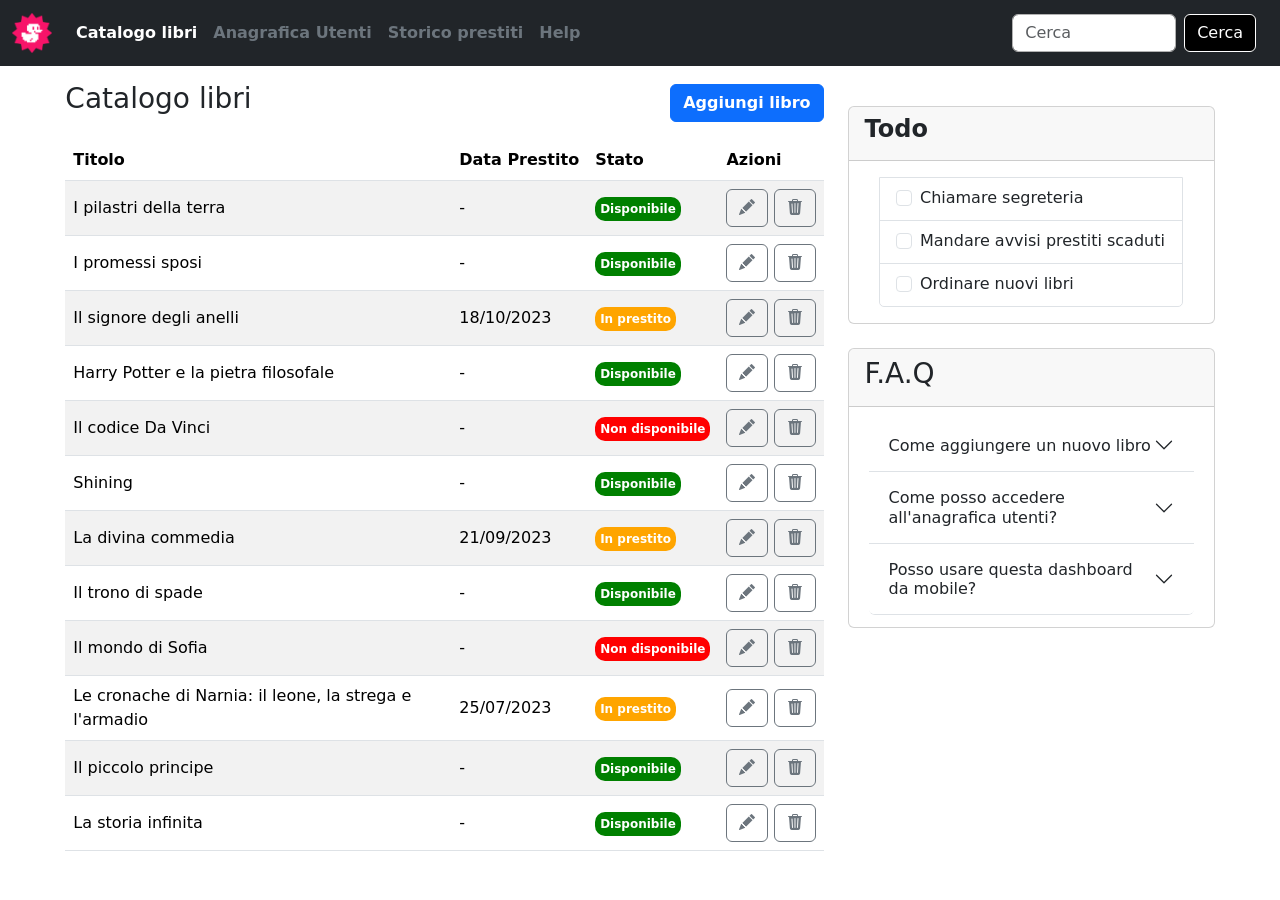
<file: index.htm>
<!DOCTYPE html>
<html lang="it">

<head>
    <meta charset="UTF-8">
    <meta name="viewport" content="width=device-width, initial-scale=1.0">
    <!--
        Collegament bootstrap CSS
    -->
    <link href="https://cdn.jsdelivr.net/npm/bootstrap@5.3.3/dist/css/bootstrap.min.css" rel="stylesheet"
        integrity="sha384-QWTKZyjpPEjISv5WaRU9OFeRpok6YctnYmDr5pNlyT2bRjXh0JMhjY6hW+ALEwIH" crossorigin="anonymous">

    <!--
            Collegamento bootstrap icone
        -->
    <link rel="stylesheet" href="https://cdn.jsdelivr.net/npm/bootstrap-icons@1.13.1/font/bootstrap-icons.min.css">

    <!--
        Collegamento CSS
    -->
    <link rel="stylesheet" href="./css/style.css">
    <title>Bootstrap Dashboard</title>
</head>

<body>
    <header>
        <!--
            NAVBAR
        -->
        <nav class="navbar navbar-expand-lg bg-dark mb-3 ">
            <div class="container-fluid">
                <a class="navbar-brand" href="#">
                    <img src="./img/duck.png" alt="Icona papera" width="40" height="40">
                </a>
                <button class="navbar-toggler" type="button" data-bs-toggle="collapse" data-bs-target="#navbarNav"
                    aria-controls="navbarNav" aria-expanded="false" aria-label="Toggle navigation">
                    <span class="navbar-toggler-icon"></span>
                </button>
                <div class="collapse navbar-collapse" id="navbarNav">
                    <ul class="navbar-nav text-nowrap">
                        <li class="nav-item ">
                            <a class="nav-link active" aria-current="page" href="#">Catalogo libri</a>
                        </li>
                        <li class="nav-item">
                            <a class="nav-link" href="#">Anagrafica Utenti</a>
                        </li>
                        <li class="nav-item">
                            <a class="nav-link" href="#">Storico prestiti</a>
                        </li>
                        <li class="nav-item">
                            <a class="nav-link" href="#">Help</a>
                        </li>
                    </ul>
                    <div class="container-fluid">
                        <form class="d-flex justify-content-end form-navbar" role="search">
                            <input class="form-control me-2 w-25" type="search" placeholder="Cerca"
                                aria-label="Search" />
                            <button class="btn btn-outline-success" type="submit">Cerca</button>
                        </form>
                    </div>
                </div>
            </div>
        </nav>
    </header>
    <main>
        <!--
            LIBRI DISPONIBILI
        -->
        <div class="wrapper col 12 col-lg-11 m-auto pb-3">
            <section class="library-table container col-12 col-md-12 col-lg-8">
                <header class="d-flex justify-content-between align-items-center">
                    <h3>Catalogo libri</h3>
                    <a href="./new-book.html" class="btn btn-primary btn-add-book">Aggiungi libro</a>
                </header>
                <div class="table-responsive">
                    <table class="table table-striped table-hover mt-3">
                        <thead class="table-default">
                            <tr>
                                <th scope="col" class="title-column">Titolo</th>
                                <th scope="col" class="date-column d-none d-md-table-cell">Data Prestito</th>
                                <th scope="col" class="status-column">Stato</th>
                                <th scope="col" class="actions-column">Azioni</th>
                            </tr>
                        </thead>
                        <tbody>
                            <tr>
                                <td class="title-book">I pilastri della terra</td>
                                <td class="status-column d-none d-md-table-cell">-</td>
                                <td class="fw-bold">
                                    <span class="status-available">Disponibile</span>
                                </td>
                                <td>
                                    <div class="btn-table-contain text-nowrap">
                                        <button type="button" class="btn btn-outline-secondary">
                                            <i class="bi bi-pencil-fill"></i>
                                        </button>
                                        <button type="button" class="btn btn-outline-secondary">
                                            <i class="bi bi-trash3-fill"></i>
                                        </button>
                                    </div>
                                </td>
                            </tr>
                            <tr>
                                <td class="title-book">I promessi sposi</td>
                                <td class="date-column d-none d-md-table-cell">-</td>
                                <td class="fw-bold">
                                    <span class="status-available">Disponibile</span>
                                </td>
                                <td>
                                    <div class="btn-table-contain ">
                                        <button type="button" class="btn btn-outline-secondary">
                                            <i class="bi bi-pencil-fill"></i>
                                        </button>
                                        <button type="button" class="btn btn-outline-secondary">
                                            <i class="bi bi-trash3-fill"></i>
                                        </button>
                                    </div>
                                </td>
                            </tr>
                            <tr>
                                <td class="title-book">Il signore degli anelli</td>
                                <td class="date-column d-none d-md-table-cell">18/10/2023</td>
                                <td class="fw-bold">
                                    <span class="status-on-loan">In prestito</span>
                                </td>
                                <td>
                                    <div class="btn-table-contain">
                                        <button type="button" class="btn btn-outline-secondary">
                                            <i class="bi bi-pencil-fill"></i>
                                        </button>
                                        <button type="button" class="btn btn-outline-secondary">
                                            <i class="bi bi-trash3-fill"></i>
                                        </button>
                                    </div>
                                </td>
                            </tr>
                            <tr>
                                <td class="title-book">Harry Potter e la pietra filosofale</td>
                                <td class="date-column d-none d-md-table-cell">-</td>
                                <td class="fw-bold">
                                    <span class="status-available">Disponibile</span>
                                </td>
                                <td>
                                    <div class="btn-table-contain">
                                        <button type="button" class="btn btn-outline-secondary">
                                            <i class="bi bi-pencil-fill"></i>
                                        </button>
                                        <button type="button" class="btn btn-outline-secondary">
                                            <i class="bi bi-trash3-fill"></i>
                                        </button>
                                    </div>
                                </td>
                            </tr>
                            <tr>
                                <td class="title-book">Il codice Da Vinci</td>
                                <td class="date-column d-none d-md-table-cell">-</td>
                                <td class="fw-bold">
                                    <span class="status-sold-out">Non disponibile</span>
                                </td>
                                <td>
                                    <div class="btn-table-contain">
                                        <button type="button" class="btn btn-outline-secondary">
                                            <i class="bi bi-pencil-fill"></i>
                                        </button>
                                        <button type="button" class="btn btn-outline-secondary">
                                            <i class="bi bi-trash3-fill"></i>
                                        </button>
                                    </div>
                                </td>
                            </tr>
                            <tr>
                                <td class="title-book">Shining</td>
                                <td class="date-column d-none d-md-table-cell">-</td>
                                <td class="fw-bold">
                                    <span class="status-available">Disponibile</span>
                                </td>
                                <td>
                                    <div class="btn-table-contain">
                                        <button type="button" class="btn btn-outline-secondary">
                                            <i class="bi bi-pencil-fill"></i>
                                        </button>
                                        <button type="button" class="btn btn-outline-secondary">
                                            <i class="bi bi-trash3-fill"></i>
                                        </button>
                                    </div>
                                </td>
                            </tr>
                            <tr>
                                <td class="title-book">La divina commedia</td>
                                <td class="date-column d-none d-md-table-cell">21/09/2023</td>
                                <td class="fw-bold">
                                    <span class="status-on-loan">In prestito</span>
                                </td>
                                <td>
                                    <div class="btn-table-contain">
                                        <button type="button" class="btn btn-outline-secondary">
                                            <i class="bi bi-pencil-fill"></i>
                                        </button>
                                        <button type="button" class="btn btn-outline-secondary">
                                            <i class="bi bi-trash3-fill"></i>
                                        </button>
                                    </div>
                                </td>
                            </tr>
                            <tr>
                                <td class="title-book">Il trono di spade</td>
                                <td class="date-column d-none d-md-table-cell">-</td>
                                <td class="fw-bold">
                                    <span class="status-available">Disponibile</span>
                                </td>
                                <td>
                                    <div class="btn-table-contain">
                                        <button type="button" class="btn btn-outline-secondary">
                                            <i class="bi bi-pencil-fill"></i>
                                        </button>
                                        <button type="button" class="btn btn-outline-secondary">
                                            <i class="bi bi-trash3-fill"></i>
                                        </button>
                                    </div>
                                </td>
                            </tr>
                            <tr>
                                <td class="title-book">Il mondo di Sofia</td>
                                <td class="date-column d-none d-md-table-cell">-</td>
                                <td class="fw-bold">
                                    <span class="status-sold-out">Non disponibile</span>
                                </td>
                                <td>
                                    <div class="btn-table-contain">
                                        <button type="button" class="btn btn-outline-secondary">
                                            <i class="bi bi-pencil-fill"></i>
                                        </button>
                                        <button type="button" class="btn btn-outline-secondary">
                                            <i class="bi bi-trash3-fill"></i>
                                        </button>
                                    </div>
                                </td>
                            </tr>
                            <tr>
                                <td class="title-book">Le cronache di Narnia: il leone, la strega e l'armadio</td>
                                <td class="date-column d-none d-md-table-cell">25/07/2023</td>
                                <td class="fw-bold">
                                    <span class="status-on-loan">In prestito</span>
                                </td>
                                <td>
                                    <div class="btn-table-contain">
                                        <button type="button" class="btn btn-outline-secondary">
                                            <i class="bi bi-pencil-fill"></i>
                                        </button>
                                        <button type="button" class="btn btn-outline-secondary">
                                            <i class="bi bi-trash3-fill"></i>
                                        </button>
                                    </div>
                                </td>
                            </tr>
                            <tr>
                                <td class="title-book">Il piccolo principe</td>
                                <td class="date-column d-none d-md-table-cell">-</td>
                                <td class="fw-bold">
                                    <span class="status-available">Disponibile</span>
                                </td>
                                <td>
                                    <div class="btn-table-contain">
                                        <button type="button" class="btn btn-outline-secondary">
                                            <i class="bi bi-pencil-fill"></i>
                                        </button>
                                        <button type="button" class="btn btn-outline-secondary">
                                            <i class="bi bi-trash3-fill"></i>
                                        </button>
                                    </div>
                                </td>
                            </tr>
                            <tr>
                                <td class="title-book">La storia infinita</td>
                                <td class="date-column d-none d-md-table-cell">-</td>
                                <td class="fw-bold">
                                    <span class="status-available">Disponibile</span>
                                </td>
                                <td>
                                    <div class="btn-table-contain">
                                        <button type="button" class="btn btn-outline-secondary">
                                            <i class="bi bi-pencil-fill"></i>
                                        </button>
                                        <button type="button" class="btn btn-outline-secondary">
                                            <i class="bi bi-trash3-fill"></i>
                                        </button>
                                    </div>
                                </td>
                            </tr>
                        </tbody>
                    </table>
                </div>
            </section>
            <!--
                CARD TODO
            -->
            <div class="col 12 col-lg-4">
                <section class="card-to-do container mt-4">
                    <div class="card">
                        <div class="card-header">
                            <h4 class="fw-bold">Todo</h4>
                        </div>
                        <ul class="list-group list-group-flush col-10 mx-auto mt-3 mb-3 border ">
                            <li class="list-group-item">
                                <div class="form-check">
                                    <input class="form-check-input" type="checkbox" value="" id="checkDefault">
                                    <label class="form-check-label" for="checkDefault">
                                        <span>Chiamare segreteria</span>
                                    </label>
                                </div>
                            </li>
                            <li class="list-group-item">
                                <div class="form-check">
                                    <input class="form-check-input" type="checkbox" value="" id="checkDefault2">
                                    <label class="form-check-label" for="checkDefault">
                                        <span>Mandare avvisi prestiti scaduti</span>
                                    </label>
                                </div>
                            </li>
                            <li class="list-group-item">
                                <div class="form-check">
                                    <input class="form-check-input" type="checkbox" value="" id="checkDefault3">
                                    <label class="form-check-label" for="checkDefault">
                                        <span>Ordinare nuovi libri</span>
                                    </label>
                                </div>
                            </li>
                        </ul>
                    </div>
                </section>
                <!--
                    F.A.Q.
                -->
                <section class="card-faq container mt-4">
                    <div class="card">
                        <div class="card-header">
                            <h3>F.A.Q</h3>
                        </div>
                        <ul class="list-group list-group-flush p-1">
                            <li class="list-group-item">
                                <div class="accordion " id="accordionExample">
                                    <div class="accordion-item border-start-0 border-top-0 border-end-0">
                                        <h2 class="accordion-header">
                                            <button class="accordion-button collapsed" type="button"
                                                data-bs-toggle="collapse" data-bs-target="#collapseOne"
                                                aria-expanded="true" aria-controls="collapseOne">
                                                Come aggiungere un nuovo libro
                                            </button>
                                        </h2>
                                        <div id="collapseOne" class="accordion-collapse collapse"
                                            data-bs-parent="#accordionExample">
                                            <div class="accordion-body">
                                                <strong>This is the first item’s accordion body.</strong> It is shown by
                                                default, until the collapse plugin adds the appropriate classes that we
                                                use
                                                to
                                                style each element. These classes control the overall appearance, as
                                                well as
                                                the
                                                showing and hiding via CSS transitions. You can modify any of this with
                                                custom
                                                CSS or overriding our default variables. It’s also worth noting that
                                                just
                                                about
                                                any HTML can go within the <code>.accordion-body</code>, though the
                                                transition
                                                does limit overflow.
                                            </div>
                                        </div>
                                    </div>
                                    <div class="accordion-item border-start-0 border-top-0 border-end-0">
                                        <h2 class="accordion-header">
                                            <button class="accordion-button collapsed" type="button"
                                                data-bs-toggle="collapse" data-bs-target="#collapseTwo"
                                                aria-expanded="false" aria-controls="collapseTwo">
                                                Come posso accedere all'anagrafica utenti?
                                            </button>
                                        </h2>
                                        <div id="collapseTwo" class="accordion-collapse collapse"
                                            data-bs-parent="#accordionExample">
                                            <div class="accordion-body">
                                                <strong>This is the second item’s accordion body.</strong> It is hidden
                                                by
                                                default, until the collapse plugin adds the appropriate classes that we
                                                use
                                                to
                                                style each element. These classes control the overall appearance, as
                                                well as
                                                the
                                                showing and hiding via CSS transitions. You can modify any of this with
                                                custom
                                                CSS or overriding our default variables. It’s also worth noting that
                                                just
                                                about
                                                any HTML can go within the <code>.accordion-body</code>, though the
                                                transition
                                                does limit overflow.
                                            </div>
                                        </div>
                                    </div>
                                    <div class="accordion-item border-start-0 border-top-0 border-end-0">
                                        <h2 class="accordion-header">
                                            <button class="accordion-button collapsed" type="button"
                                                data-bs-toggle="collapse" data-bs-target="#collapseThree"
                                                aria-expanded="false" aria-controls="collapseThree">
                                                Posso usare questa dashboard da mobile?
                                            </button>
                                        </h2>
                                        <div id="collapseThree" class="accordion-collapse collapse"
                                            data-bs-parent="#accordionExample">
                                            <div class="accordion-body">
                                                <strong>This is the third item’s accordion body.</strong> It is hidden
                                                by
                                                default, until the collapse plugin adds the appropriate classes that we
                                                use
                                                to
                                                style each element. These classes control the overall appearance, as
                                                well as
                                                the
                                                showing and hiding via CSS transitions. You can modify any of this with
                                                custom
                                                CSS or overriding our default variables. It’s also worth noting that
                                                just
                                                about
                                                any HTML can go within the <code>.accordion-body</code>, though the
                                                transition
                                                does limit overflow.
                                            </div>
                                        </div>
                                    </div>
                                </div>
                            </li>
                        </ul>
                    </div>
                </section>
            </div>
        </div>
    </main>
    <script src="https://cdn.jsdelivr.net/npm/bootstrap@5.3.3/dist/js/bootstrap.bundle.min.js"
        integrity="sha384-YvpcrYf0tY3lHB60NNkmXc5s9fDVZLESaAA55NDzOxhy9GkcIdslK1eN7N6jIeHz"
        crossorigin="anonymous"></script>
</body>

</html>
</file>
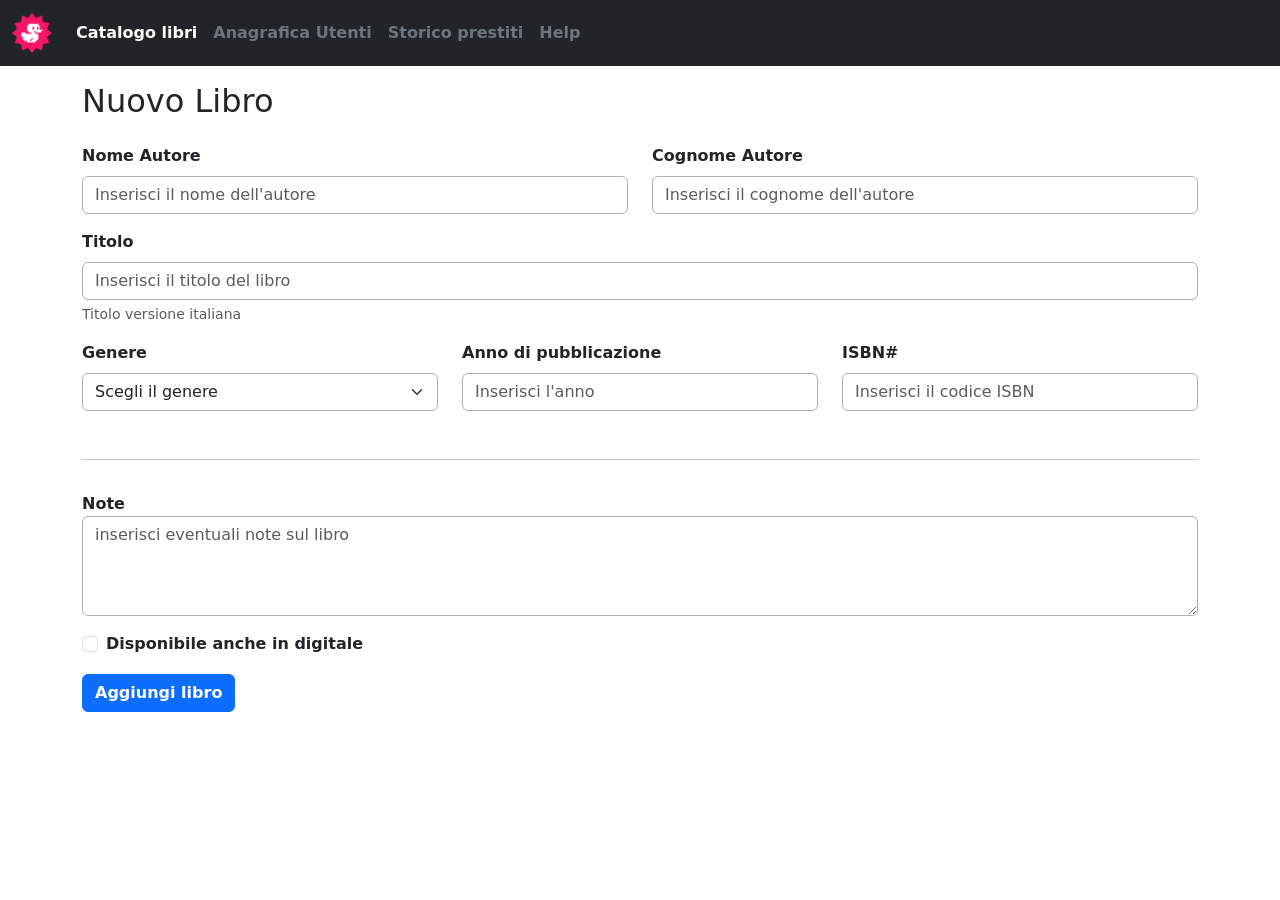
<file: new-book.html>
<!DOCTYPE html>
<html lang="it">

<head>
    <meta charset="UTF-8">
    <meta name="viewport" content="width=device-width, initial-scale=1.0">
    <!--
        Collegament bootstrap CSS
    -->
    <link href="https://cdn.jsdelivr.net/npm/bootstrap@5.3.3/dist/css/bootstrap.min.css" rel="stylesheet"
        integrity="sha384-QWTKZyjpPEjISv5WaRU9OFeRpok6YctnYmDr5pNlyT2bRjXh0JMhjY6hW+ALEwIH" crossorigin="anonymous">

    <!--
            Collegamento bootstrap icone
        -->
    <link rel="stylesheet" href="https://cdn.jsdelivr.net/npm/bootstrap-icons@1.13.1/font/bootstrap-icons.min.css">

    <!--
        Collegamento CSS
    -->
    <link rel="stylesheet" href="./css/style.css">
    <title>Add new book</title>
</head>

<body>
    <header>
        <!--
            NAVBAR
        -->
        <nav class="navbar navbar-expand-lg bg-dark">
            <div class="container-fluid">
                <a class="navbar-brand" href="#">
                    <img src="./img/duck.png" alt="Icona papera" width="40" height="40">
                </a>
                <button class="navbar-toggler" type="button" data-bs-toggle="collapse" data-bs-target="#navbarNav"
                    aria-controls="navbarNav" aria-expanded="false" aria-label="Toggle navigation">
                    <span class="navbar-toggler-icon"></span>
                </button>
                <div class="collapse navbar-collapse" id="navbarNav">
                    <ul class="navbar-nav text-nowrap">
                        <li class="nav-item ">
                            <a class="nav-link active" aria-current="page" href="#">Catalogo libri</a>
                        </li>
                        <li class="nav-item">
                            <a class="nav-link" href="#">Anagrafica Utenti</a>
                        </li>
                        <li class="nav-item">
                            <a class="nav-link" href="#">Storico prestiti</a>
                        </li>
                        <li class="nav-item">
                            <a class="nav-link" href="#">Help</a>
                        </li>
                    </ul>
                </div>
            </div>
        </nav>
    </header>
    <main>

        <!--
        SEZIONE AGGIUNGI NUOVO LIBRO
        -->
        <section class="add-new-book container">
            <header class="header-section-add-book">
                <h2 class="title-section-add-book mb-4 mt-3">Nuovo Libro</h2>
            </header>
            <!--
                INPUT NOME AUTORE
            -->
            <form class="row">
                <div class="mb-3 col-6">
                    <label for="nameAuthor" class="form-label fw-semibold">Nome Autore</label>
                    <input type="text" class="form-control" id="nameAuthor" placeholder="Inserisci il nome dell'autore"
                        required>
                </div>
                <!--
                    INPUT COGNOME AUTORE
                -->
                <div class="mb-3 col-6">
                    <label for="surnameAuthor" class="form-label fw-semibold">Cognome Autore</label>
                    <input type="text" class="form-control" id="surnameAuthor"
                        placeholder="Inserisci il cognome dell'autore">
                </div>
                <!--
                    INPUT TITOLO LIBRO
                -->
                <div class="mb-3 col-12">
                    <label for="titleBook" class="form-label fw-semibold">Titolo</label>
                    <input type="text" class="form-control" id="titleBook" placeholder="Inserisci il titolo del libro"
                        aria-describedby="titleHelp" required>
                    <div id="titleHelp" class="form-text">
                        <span class="txt-title-help">Titolo versione italiana</span>
                    </div>
                </div>
                <!--
                    SELECT GENERE    
                -->
                <div class="mb-3 col-12 col-md-4 mb-3">
                    <label for="selectGenre" class="form-label fw-semibold">Genere</label>
                    <select class="form-select" id="selectGenre" aria-label="Seleziona il genere" required>
                        <option value="" selected disabled>Scegli il genere</option>
                        <option value="fantasy">Fantasy</option>
                        <option value="thriller">Thriller</option>
                        <option value="giallo">Giallo</option>
                        <option value="horror">Horror</option>
                        <option value="sciFi">Fantascienza</option>
                        <option value="romance">Romanzo</option>
                        <option value="story">Storico</option>
                        <option value="adventure">Avventura</option>
                    </select>
                </div>
                <!--
                    INPUT ANNO DI PUBBLICAZIONE
                -->
                <div class="mb-3 col-12 col-md-4">
                    <label for="publicationDate" class="form-label fw-semibold">Anno di pubblicazione</label>
                    <input required min="1900" max="2026" type="number" class="form-control" id="publicationDate"
                        placeholder="Inserisci l'anno">
                </div>
                <!-- 
                    INPUT CODICE ISBN
                -->
                <div class="mb-3 col-12 col-md-4 mb-5">
                    <label for="isbnCode" class="form-label fw-semibold">ISBN#</label>
                    <input required pattern="^([0-9]{10}|[0-9]{13})$" type="text" class="form-control" id="isbnCode"
                        placeholder="Inserisci il codice ISBN">
                </div>
                <hr class="separator">
                <!--
                    TEXT AREA
                -->
                <div class="form-label mt-3 mb-3 notes-contain pt-3">
                    <label for="notesTextArea" class="fw-semibold">Note</label>
                    <textarea class="form-control notes-txt-area" placeholder="inserisci eventuali note sul libro"
                        id="notesTextArea"></textarea>
                </div>
                <!--
                    CHECKBOX
                -->
                <div class="col-12 mb-3">
                    <div class="form-check">
                        <input class="form-check-input" type="checkbox" id="digitalVersionAvaiable">
                        <label class="form-check-label fw-semibold" for="digitalVersionAvaiable">
                            Disponibile anche in digitale
                        </label>
                    </div>
                </div>
                <!--
                    BOTTONE
                -->
                <div class="col-12 mb-3">
                    <button class="btn btn-primary fw-bold" type="submit">Aggiungi libro</button>
                </div>
            </form>
        </section>
    </main>
    <script src="https://cdn.jsdelivr.net/npm/bootstrap@5.3.3/dist/js/bootstrap.bundle.min.js"
        integrity="sha384-YvpcrYf0tY3lHB60NNkmXc5s9fDVZLESaAA55NDzOxhy9GkcIdslK1eN7N6jIeHz"
        crossorigin="anonymous"></script>
</body>

</html>
</file>
<file: css/style.css>
/*
    ====================================
    NAVBAR
    ====================================
*/

.navbar {
    font-weight: bold;
}

.navbar .btn-outline-success {
    background-color: #000;
    color: #fff;
    border: 1px solid #fff;
    transition: all 0.3s ease;
}

.navbar button:hover {
    background-color: #6c757d;
    color: #000;
    border-color: #000;
}

.navbar-toggler {
    border: 1px solid #6c757d;
    transition: all 0.3s ease;
}

.navbar-toggler-icon {
    background-image: url("data:image/svg+xml,%3csvg xmlns='http://www.w3.org/2000/svg' viewBox='0 0 30 30'%3e%3cpath stroke='rgba%28108, 117, 125, 1%29' stroke-linecap='round' stroke-miterlimit='10' stroke-width='2' d='M4 7h22M4 15h22M4 23h22'/%3e%3c/svg%3e") !important;
}

.navbar-toggler:hover .navbar-toggler-icon {
    background-image: url("data:image/svg+xml,%3csvg xmlns='http://www.w3.org/2000/svg' viewBox='0 0 30 30'%3e%3cpath stroke='black' stroke-linecap='round' stroke-miterlimit='10' stroke-width='2' d='M4 7h22M4 15h22M4 23h22'/%3e%3c/svg%3e") !important;

}

.navbar-nav {
    --bs-nav-link-color: #6c757d;
}

.nav-link:focus,
.nav-link:hover {
    --bs-nav-link-hover-color: #fff;
    transition: color 0.3s ease;
}

.navbar-nav .nav-link.active,
.navbar-nav .nav-link.show {
    --bs-navbar-active-color: #fff;
}

.date-column {
    white-space: nowrap;
}

.btn-add-book {
    font-weight: bold;
}

/*
    =======================================
    LISTA LIBRI
    =======================================
*/

.status-available,
.status-on-loan,
.status-sold-out {
    color: #fff;
    border-radius: 10px;
    padding: 5px;
    text-align: center;
    font-size: 12px;
}

.status-available {
    background-color: green;
}

.status-on-loan {
    background-color: orange;
}

.status-sold-out {
    background-color: red;
    white-space: nowrap;
}

.table-responsive td {
    vertical-align: middle;
}

/*
    =========================
    ACCORDION
    =========================
*/

.accordion-button:not(.collapsed) {
    background-color: #f8f9fa;
    box-shadow: none;
}

.accordion-button:focus {
    box-shadow: none;
}

.accordion-button:active {
    box-shadow: none;
}

/*
    ===========================
    CHECKBOX PAGINA PRINCIPALE
    ===========================
*/

.form-check-input:focus {
    box-shadow: none;
    border-color: #dee2e6;
}

/*
    ===============================
    TEXT AREA PAGINA NEW BOOK
    ===============================
*/

.separator {
    max-width: 95%;
    margin: 0 auto;
}

.notes-txt-area {
    min-height: 100px !important;
}

/*
    ===============================
    EFFETTI PAGINA NEW BOOK
    ===============================
*/

.form-control,
.form-select {
    border: 1px solid #b1b1b1;
    transition: border 0.3s ease;
}

.form-control:focus,
.form-select:focus {
    border-color: #333;
    box-shadow: 0 4px 12px rgba(0, 0, 0, 0.08);
}

.form-control::placeholder {
    transition: all 0.3s ease;
}

.form-control:focus::placeholder {
    transform: translateX(8px);
    opacity: 0.5;
}

.btn-primary:hover {
    transform: translateY(-2px);
}

/*
    ===============================
    MEDIA QUERY
    ===============================
*/

@media screen and (min-width:992px) {
    .wrapper {
        display: flex;
        max-width: 1200px;
    }

    .separator {
        max-width: 98%;
    }
}
</file>
